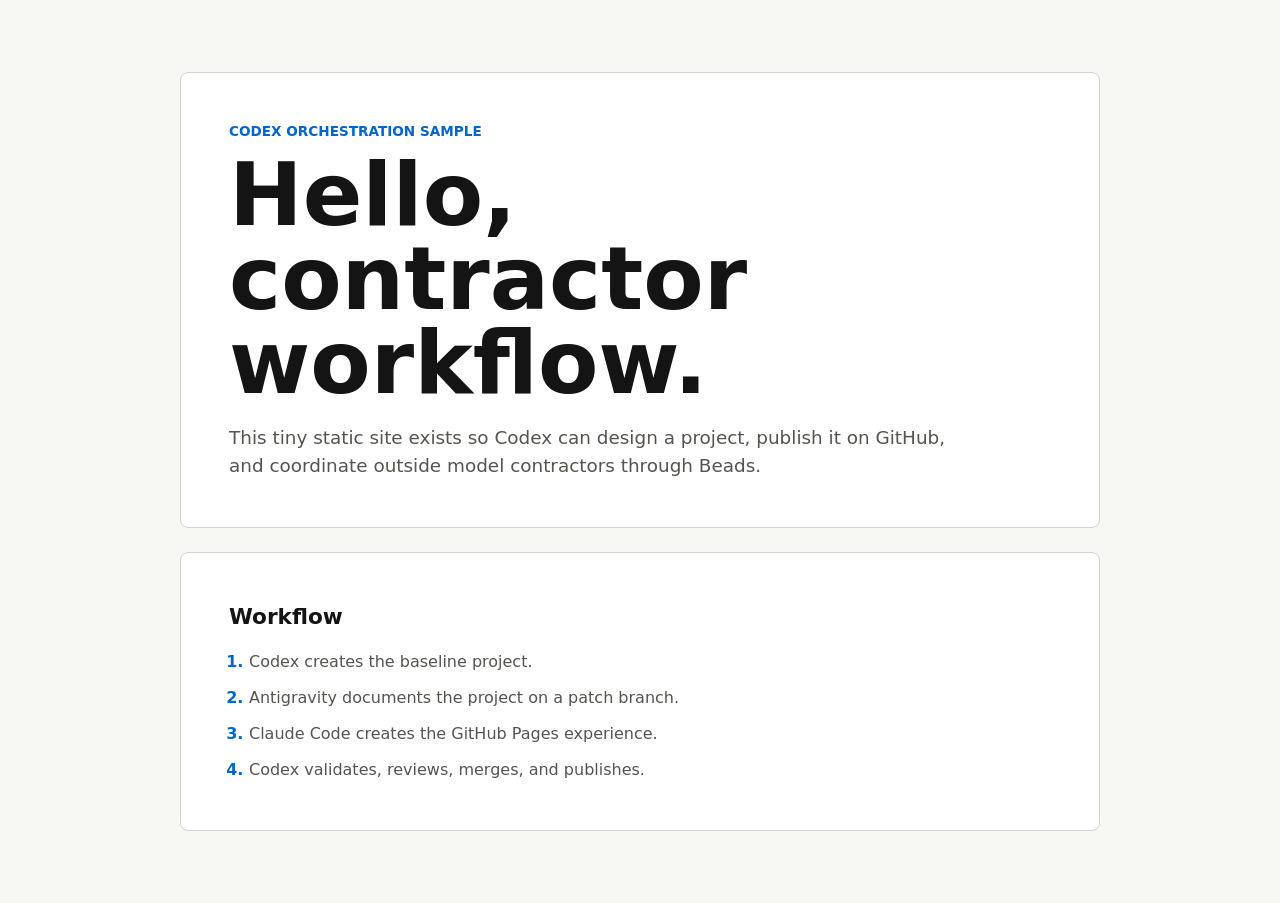
<file: index.html>
<!doctype html>
<html lang="en">
  <head>
    <meta charset="utf-8">
    <meta name="viewport" content="width=device-width, initial-scale=1">
    <title>Hello World Contractor Demo</title>
    <link rel="stylesheet" href="styles.css">
  </head>
  <body>
    <main class="shell">
      <section class="intro" aria-labelledby="page-title">
        <p class="eyebrow">Codex orchestration sample</p>
        <h1 id="page-title">Hello, contractor workflow.</h1>
        <p class="lede">
          This tiny static site exists so Codex can design a project, publish it
          on GitHub, and coordinate outside model contractors through Beads.
        </p>
      </section>

      <section class="workflow" aria-labelledby="workflow-title">
        <h2 id="workflow-title">Workflow</h2>
        <ol>
          <li>Codex creates the baseline project.</li>
          <li>Antigravity documents the project on a patch branch.</li>
          <li>Claude Code creates the GitHub Pages experience.</li>
          <li>Codex validates, reviews, merges, and publishes.</li>
        </ol>
      </section>
    </main>
  </body>
</html>
</file>
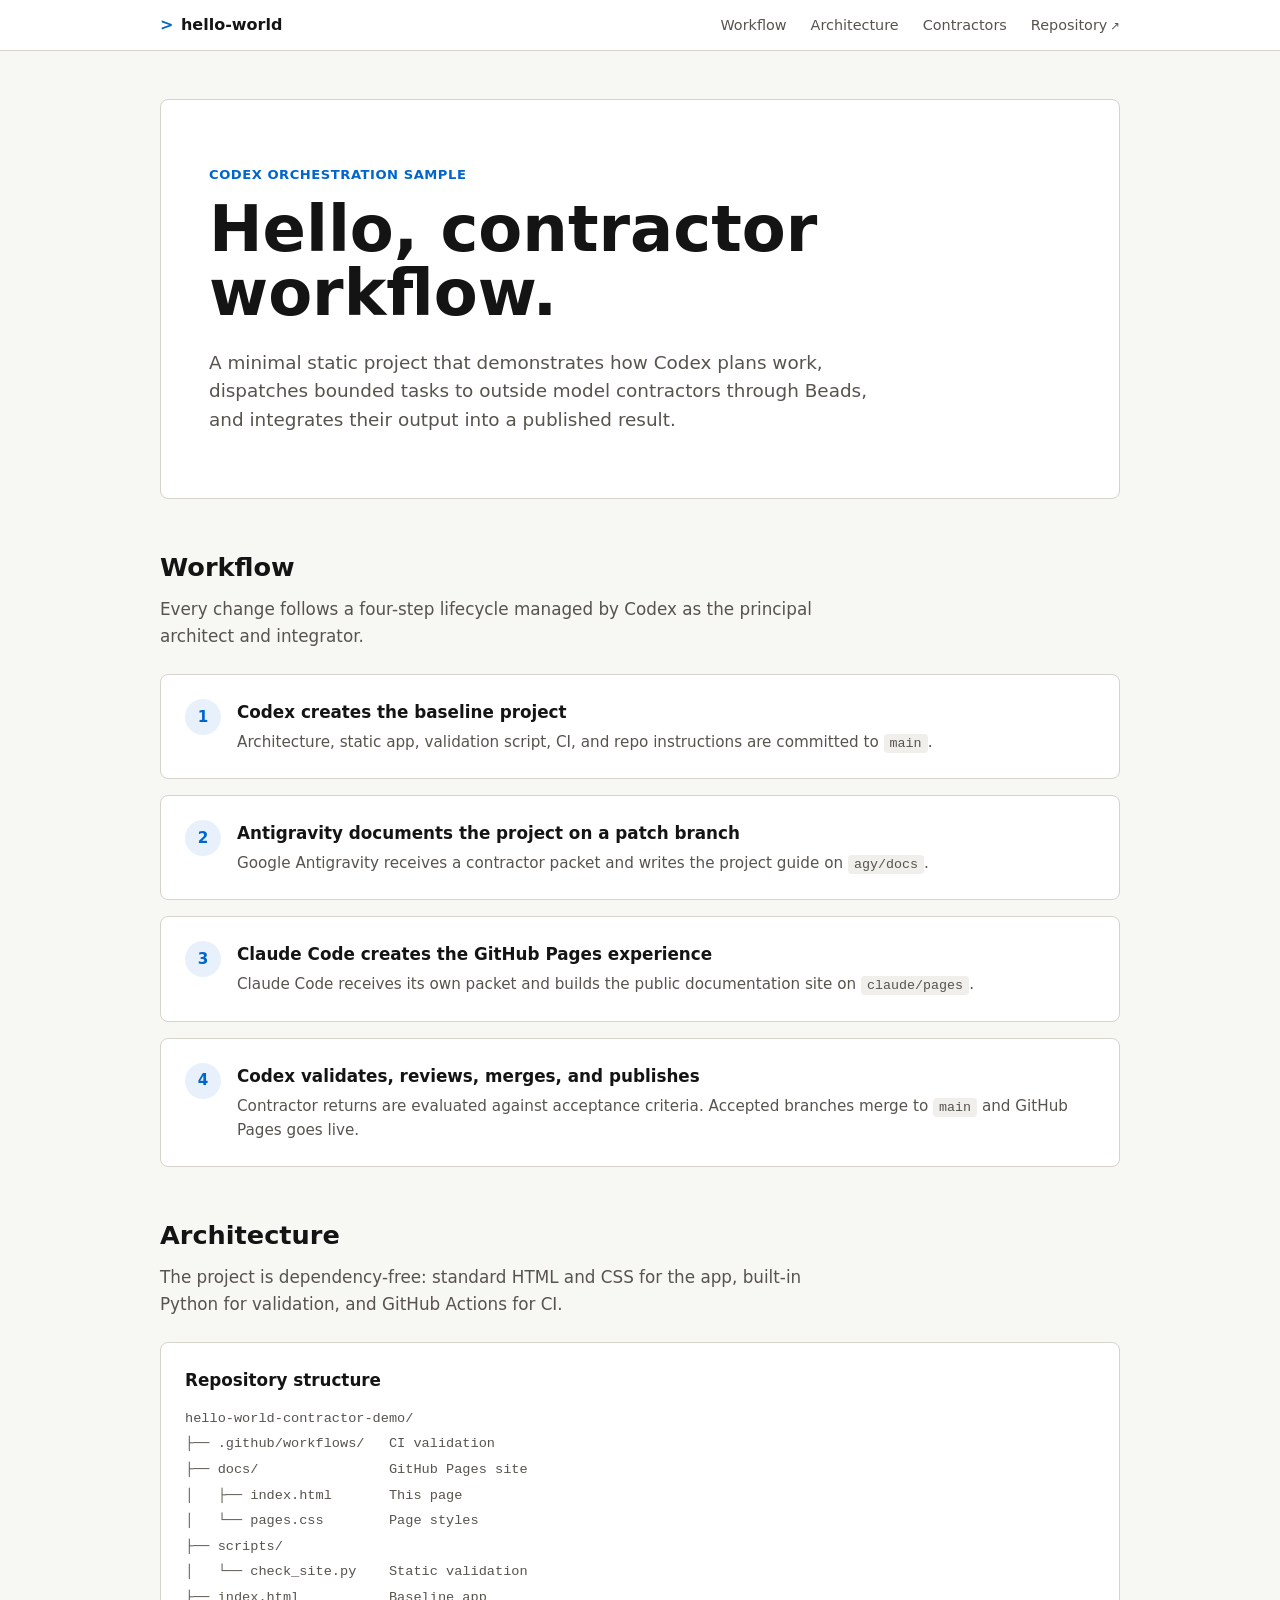
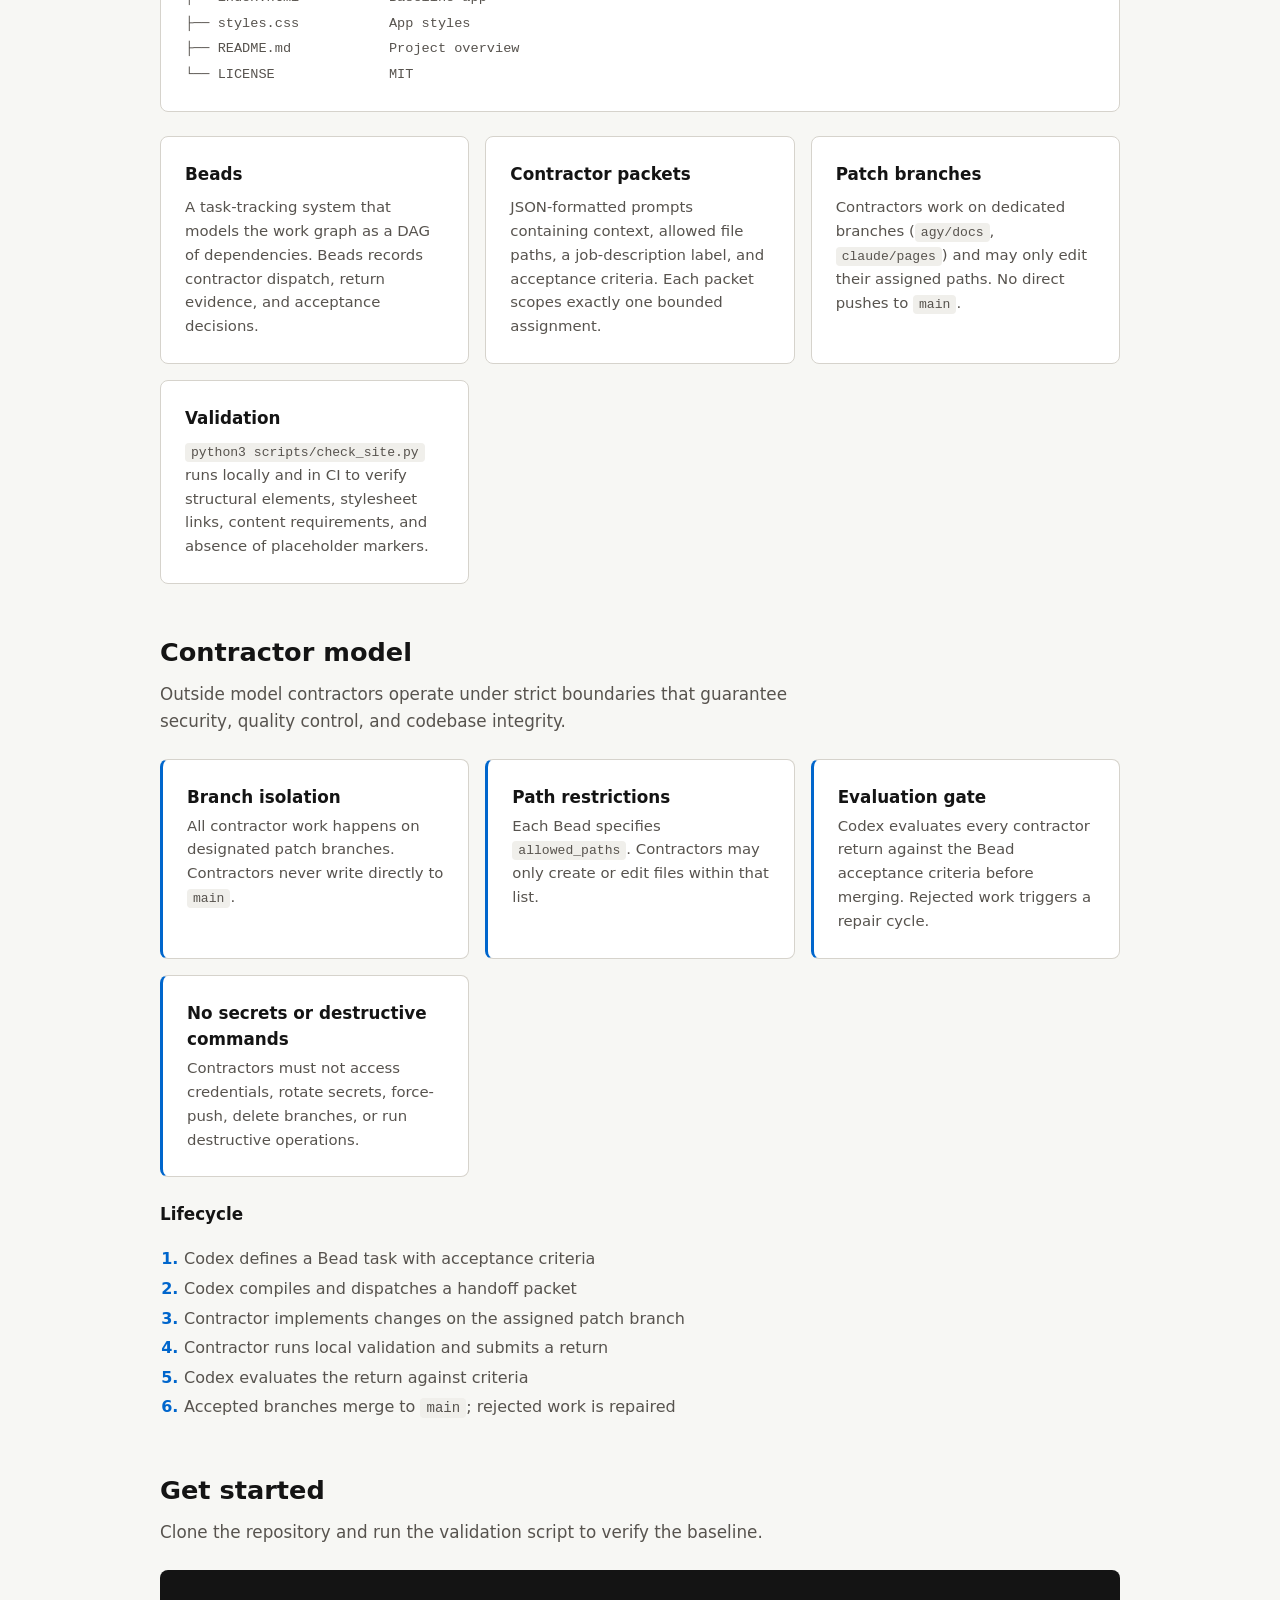
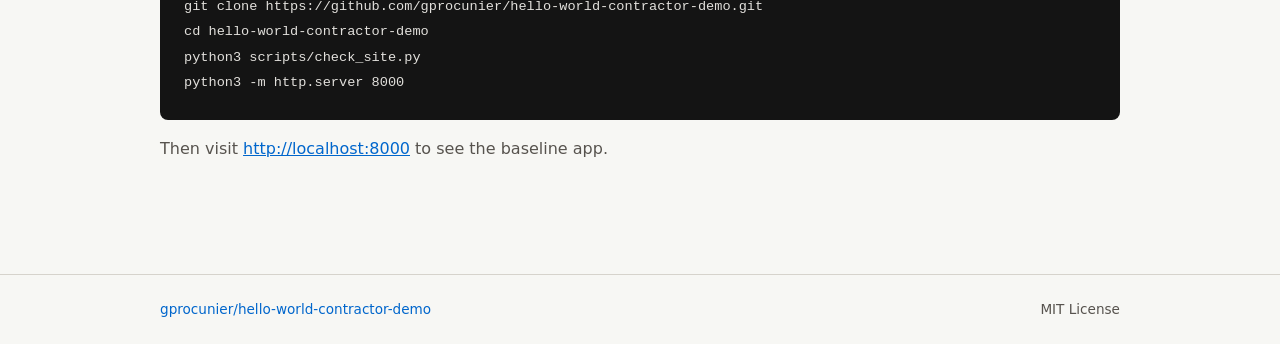
<file: docs/index.html>
<!doctype html>
<html lang="en">
  <head>
    <meta charset="utf-8">
    <meta name="viewport" content="width=device-width, initial-scale=1">
    <title>Hello World Contractor Demo</title>
    <link rel="stylesheet" href="pages.css">
  </head>
  <body>
    <a href="#main-content" class="skip-link">Skip to main content</a>

    <header class="site-header" role="banner">
      <div class="header-inner">
        <a href="./" class="site-title" aria-label="Hello World Contractor Demo home">
          <span class="site-title-mark" aria-hidden="true">&gt;</span>
          hello-world
        </a>
        <nav aria-label="Primary">
          <ul class="nav-list" role="list">
            <li><a href="#workflow">Workflow</a></li>
            <li><a href="#architecture">Architecture</a></li>
            <li><a href="#contractors">Contractors</a></li>
            <li><a href="https://github.com/gprocunier/hello-world-contractor-demo" class="nav-external" aria-label="View source on GitHub">Repository</a></li>
          </ul>
        </nav>
      </div>
    </header>

    <main id="main-content" class="shell">
      <section class="hero" aria-labelledby="hero-title">
        <p class="eyebrow">Codex orchestration sample</p>
        <h1 id="hero-title">Hello, contractor workflow.</h1>
        <p class="lede">
          A minimal static project that demonstrates how Codex plans work,
          dispatches bounded tasks to outside model contractors through Beads,
          and integrates their output into a published result.
        </p>
      </section>

      <section id="workflow" class="content-section" aria-labelledby="workflow-title">
        <h2 id="workflow-title">Workflow</h2>
        <p class="section-intro">
          Every change follows a four-step lifecycle managed by Codex as the
          principal architect and integrator.
        </p>
        <ol class="steps" role="list">
          <li class="step">
            <span class="step-number" aria-hidden="true">1</span>
            <div class="step-body">
              <h3>Codex creates the baseline project</h3>
              <p>
                Architecture, static app, validation script, CI, and repo
                instructions are committed to <code>main</code>.
              </p>
            </div>
          </li>
          <li class="step">
            <span class="step-number" aria-hidden="true">2</span>
            <div class="step-body">
              <h3>Antigravity documents the project on a patch branch</h3>
              <p>
                Google Antigravity receives a contractor packet and writes the
                project guide on <code>agy/docs</code>.
              </p>
            </div>
          </li>
          <li class="step">
            <span class="step-number" aria-hidden="true">3</span>
            <div class="step-body">
              <h3>Claude Code creates the GitHub Pages experience</h3>
              <p>
                Claude Code receives its own packet and builds the public
                documentation site on <code>claude/pages</code>.
              </p>
            </div>
          </li>
          <li class="step">
            <span class="step-number" aria-hidden="true">4</span>
            <div class="step-body">
              <h3>Codex validates, reviews, merges, and publishes</h3>
              <p>
                Contractor returns are evaluated against acceptance criteria.
                Accepted branches merge to <code>main</code> and GitHub Pages
                goes live.
              </p>
            </div>
          </li>
        </ol>
      </section>

      <section id="architecture" class="content-section" aria-labelledby="arch-title">
        <h2 id="arch-title">Architecture</h2>
        <p class="section-intro">
          The project is dependency-free: standard HTML and CSS for the app,
          built-in Python for validation, and GitHub Actions for CI.
        </p>

        <div class="file-tree" role="group" aria-label="Repository file structure">
          <h3>Repository structure</h3>
          <pre><code>hello-world-contractor-demo/
&#9500;&#9472;&#9472; .github/workflows/   CI validation
&#9500;&#9472;&#9472; docs/                GitHub Pages site
&#9474;   &#9500;&#9472;&#9472; index.html       This page
&#9474;   &#9492;&#9472;&#9472; pages.css        Page styles
&#9500;&#9472;&#9472; scripts/
&#9474;   &#9492;&#9472;&#9472; check_site.py    Static validation
&#9500;&#9472;&#9472; index.html           Baseline app
&#9500;&#9472;&#9472; styles.css           App styles
&#9500;&#9472;&#9472; README.md            Project overview
&#9492;&#9472;&#9472; LICENSE              MIT</code></pre>
        </div>

        <div class="card-grid">
          <div class="card">
            <h3>Beads</h3>
            <p>
              A task-tracking system that models the work graph as a DAG of
              dependencies. Beads records contractor dispatch, return evidence,
              and acceptance decisions.
            </p>
          </div>
          <div class="card">
            <h3>Contractor packets</h3>
            <p>
              JSON-formatted prompts containing context, allowed file paths, a
              job-description label, and acceptance criteria. Each packet scopes
              exactly one bounded assignment.
            </p>
          </div>
          <div class="card">
            <h3>Patch branches</h3>
            <p>
              Contractors work on dedicated branches
              (<code>agy/docs</code>, <code>claude/pages</code>) and may only
              edit their assigned paths. No direct pushes to
              <code>main</code>.
            </p>
          </div>
          <div class="card">
            <h3>Validation</h3>
            <p>
              <code>python3 scripts/check_site.py</code> runs locally and in CI
              to verify structural elements, stylesheet links, content
              requirements, and absence of placeholder markers.
            </p>
          </div>
        </div>
      </section>

      <section id="contractors" class="content-section" aria-labelledby="contractor-title">
        <h2 id="contractor-title">Contractor model</h2>
        <p class="section-intro">
          Outside model contractors operate under strict boundaries that
          guarantee security, quality control, and codebase integrity.
        </p>

        <div class="boundary-rules">
          <div class="rule">
            <h3>Branch isolation</h3>
            <p>
              All contractor work happens on designated patch branches.
              Contractors never write directly to <code>main</code>.
            </p>
          </div>
          <div class="rule">
            <h3>Path restrictions</h3>
            <p>
              Each Bead specifies <code>allowed_paths</code>.
              Contractors may only create or edit files within that list.
            </p>
          </div>
          <div class="rule">
            <h3>Evaluation gate</h3>
            <p>
              Codex evaluates every contractor return against the Bead
              acceptance criteria before merging. Rejected work triggers a
              repair cycle.
            </p>
          </div>
          <div class="rule">
            <h3>No secrets or destructive commands</h3>
            <p>
              Contractors must not access credentials, rotate secrets, force-push,
              delete branches, or run destructive operations.
            </p>
          </div>
        </div>

        <h3>Lifecycle</h3>
        <ol class="lifecycle" role="list">
          <li>Codex defines a Bead task with acceptance criteria</li>
          <li>Codex compiles and dispatches a handoff packet</li>
          <li>Contractor implements changes on the assigned patch branch</li>
          <li>Contractor runs local validation and submits a return</li>
          <li>Codex evaluates the return against criteria</li>
          <li>Accepted branches merge to <code>main</code>; rejected work is repaired</li>
        </ol>
      </section>

      <section class="content-section cta-section" aria-labelledby="cta-title">
        <h2 id="cta-title">Get started</h2>
        <p class="section-intro">
          Clone the repository and run the validation script to verify the
          baseline.
        </p>
        <pre class="code-block"><code>git clone https://github.com/gprocunier/hello-world-contractor-demo.git
cd hello-world-contractor-demo
python3 scripts/check_site.py
python3 -m http.server 8000</code></pre>
        <p>
          Then visit
          <a href="http://localhost:8000">http://localhost:8000</a>
          to see the baseline app.
        </p>
      </section>
    </main>

    <footer class="site-footer" role="contentinfo">
      <div class="footer-inner">
        <p>
          <a href="https://github.com/gprocunier/hello-world-contractor-demo">gprocunier/hello-world-contractor-demo</a>
        </p>
        <p class="footer-license">MIT License</p>
      </div>
    </footer>
  </body>
</html>
</file>
<file: styles.css>
:root {
  color-scheme: light;
  --bg: #f7f7f4;
  --ink: #141414;
  --muted: #57534e;
  --accent: #0066cc;
  --line: #d6d3cc;
  --panel: #ffffff;
}

* {
  box-sizing: border-box;
}

body {
  margin: 0;
  min-height: 100vh;
  font-family: Inter, ui-sans-serif, system-ui, -apple-system, BlinkMacSystemFont, "Segoe UI", sans-serif;
  line-height: 1.5;
  color: var(--ink);
  background: var(--bg);
}

.shell {
  width: min(920px, calc(100% - 32px));
  margin: 0 auto;
  padding: 72px 0;
}

.intro,
.workflow {
  background: var(--panel);
  border: 1px solid var(--line);
  border-radius: 8px;
  padding: clamp(24px, 5vw, 48px);
}

.intro + .workflow {
  margin-top: 24px;
}

.eyebrow {
  margin: 0 0 12px;
  color: var(--accent);
  font-size: 0.85rem;
  font-weight: 700;
  text-transform: uppercase;
}

h1,
h2,
p {
  margin-top: 0;
}

h1 {
  max-width: 12ch;
  margin-bottom: 20px;
  font-size: clamp(2.75rem, 8vw, 5.5rem);
  line-height: 0.95;
}

h2 {
  margin-bottom: 16px;
  font-size: 1.35rem;
}

.lede {
  max-width: 62ch;
  margin-bottom: 0;
  color: var(--muted);
  font-size: 1.15rem;
}

ol {
  display: grid;
  gap: 12px;
  margin: 0;
  padding-left: 1.25rem;
  color: var(--muted);
}

li::marker {
  color: var(--accent);
  font-weight: 700;
}

@media (max-width: 640px) {
  .shell {
    width: min(100% - 24px, 920px);
    padding: 32px 0;
  }
}
</file>
<file: docs/pages.css>
:root {
  color-scheme: light;
  --bg: #f7f7f4;
  --ink: #141414;
  --muted: #57534e;
  --accent: #0066cc;
  --accent-light: #e8f1fb;
  --line: #d6d3cc;
  --panel: #ffffff;
  --code-bg: #f0efeb;
  --radius: 8px;
  --space-xs: 8px;
  --space-sm: 12px;
  --space-md: 16px;
  --space-lg: 24px;
  --space-xl: 48px;
}

*,
*::before,
*::after {
  box-sizing: border-box;
}

body {
  margin: 0;
  font-family: Inter, ui-sans-serif, system-ui, -apple-system,
    BlinkMacSystemFont, "Segoe UI", sans-serif;
  font-size: 1rem;
  line-height: 1.6;
  color: var(--ink);
  background: var(--bg);
}

/* --- Skip link --- */

.skip-link {
  position: absolute;
  top: -100%;
  left: var(--space-md);
  z-index: 100;
  padding: var(--space-xs) var(--space-md);
  background: var(--accent);
  color: #fff;
  border-radius: var(--radius);
  font-weight: 600;
  text-decoration: none;
}

.skip-link:focus {
  top: var(--space-xs);
}

/* --- Header --- */

.site-header {
  position: sticky;
  top: 0;
  z-index: 10;
  background: var(--panel);
  border-bottom: 1px solid var(--line);
}

.header-inner {
  display: flex;
  align-items: center;
  justify-content: space-between;
  gap: var(--space-lg);
  width: min(960px, calc(100% - 32px));
  margin: 0 auto;
  padding: var(--space-sm) 0;
}

.site-title {
  font-size: 1rem;
  font-weight: 700;
  color: var(--ink);
  text-decoration: none;
  white-space: nowrap;
}

.site-title-mark {
  color: var(--accent);
  margin-right: 2px;
}

.site-title:hover .site-title-mark,
.site-title:focus-visible .site-title-mark {
  color: var(--ink);
}

.nav-list {
  display: flex;
  gap: var(--space-lg);
  margin: 0;
  padding: 0;
  list-style: none;
}

.nav-list a {
  color: var(--muted);
  text-decoration: none;
  font-size: 0.9rem;
  font-weight: 500;
  transition: color 0.15s;
}

.nav-list a:hover,
.nav-list a:focus-visible {
  color: var(--accent);
}

.nav-external::after {
  content: "\2197";
  margin-left: 3px;
  font-size: 0.8em;
}

/* --- Shell --- */

.shell {
  width: min(960px, calc(100% - 32px));
  margin: 0 auto;
  padding: var(--space-xl) 0;
}

/* --- Hero --- */

.hero {
  padding: clamp(32px, 6vw, 64px) clamp(24px, 5vw, 48px);
  background: var(--panel);
  border: 1px solid var(--line);
  border-radius: var(--radius);
}

.eyebrow {
  margin: 0 0 var(--space-sm);
  color: var(--accent);
  font-size: 0.82rem;
  font-weight: 700;
  letter-spacing: 0.04em;
  text-transform: uppercase;
}

h1 {
  margin: 0 0 var(--space-lg);
  font-size: clamp(2.25rem, 6vw, 4rem);
  line-height: 1;
}

.lede {
  max-width: 58ch;
  margin: 0;
  color: var(--muted);
  font-size: 1.15rem;
  line-height: 1.55;
}

/* --- Content sections --- */

.content-section {
  margin-top: var(--space-xl);
}

h2 {
  margin: 0 0 var(--space-xs);
  font-size: 1.6rem;
}

h3 {
  margin: 0 0 var(--space-xs);
  font-size: 1.05rem;
}

.section-intro {
  margin: 0 0 var(--space-lg);
  color: var(--muted);
  font-size: 1.05rem;
  max-width: 62ch;
}

/* --- Workflow steps --- */

.steps {
  display: grid;
  gap: var(--space-md);
  margin: 0;
  padding: 0;
  list-style: none;
}

.step {
  display: flex;
  gap: var(--space-md);
  padding: var(--space-lg);
  background: var(--panel);
  border: 1px solid var(--line);
  border-radius: var(--radius);
}

.step-number {
  flex-shrink: 0;
  display: flex;
  align-items: center;
  justify-content: center;
  width: 36px;
  height: 36px;
  background: var(--accent-light);
  color: var(--accent);
  font-weight: 700;
  font-size: 0.95rem;
  border-radius: 50%;
}

.step-body h3 {
  margin-bottom: 4px;
}

.step-body p {
  margin: 0;
  color: var(--muted);
  font-size: 0.95rem;
}

/* --- Card grid --- */

.card-grid {
  display: grid;
  grid-template-columns: repeat(auto-fit, minmax(240px, 1fr));
  gap: var(--space-md);
  margin-top: var(--space-lg);
}

.card {
  padding: var(--space-lg);
  background: var(--panel);
  border: 1px solid var(--line);
  border-radius: var(--radius);
}

.card h3 {
  margin-bottom: var(--space-xs);
}

.card p {
  margin: 0;
  color: var(--muted);
  font-size: 0.93rem;
}

/* --- File tree --- */

.file-tree {
  padding: var(--space-lg);
  background: var(--panel);
  border: 1px solid var(--line);
  border-radius: var(--radius);
}

.file-tree h3 {
  margin-bottom: var(--space-sm);
}

.file-tree pre {
  margin: 0;
  overflow-x: auto;
}

.file-tree code {
  font-family: "JetBrains Mono", ui-monospace, "Cascadia Code", Menlo, Consolas,
    monospace;
  font-size: 0.85rem;
  line-height: 1.7;
  color: var(--muted);
}

/* --- Boundary rules --- */

.boundary-rules {
  display: grid;
  grid-template-columns: repeat(auto-fit, minmax(240px, 1fr));
  gap: var(--space-md);
  margin-bottom: var(--space-lg);
}

.rule {
  padding: var(--space-lg);
  background: var(--panel);
  border: 1px solid var(--line);
  border-radius: var(--radius);
  border-left: 3px solid var(--accent);
}

.rule h3 {
  margin-bottom: 4px;
}

.rule p {
  margin: 0;
  color: var(--muted);
  font-size: 0.93rem;
}

/* --- Lifecycle --- */

.lifecycle {
  margin: var(--space-md) 0 0;
  padding-left: 1.5rem;
  color: var(--muted);
}

.lifecycle li {
  padding: 2px 0;
}

.lifecycle li::marker {
  color: var(--accent);
  font-weight: 700;
}

/* --- Code block --- */

code {
  font-family: "JetBrains Mono", ui-monospace, "Cascadia Code", Menlo, Consolas,
    monospace;
  font-size: 0.88em;
}

:not(pre) > code {
  padding: 2px 6px;
  background: var(--code-bg);
  border-radius: 4px;
}

.code-block {
  margin: 0 0 var(--space-md);
  padding: var(--space-lg);
  background: var(--ink);
  color: #e2e0dc;
  border-radius: var(--radius);
  overflow-x: auto;
}

.code-block code {
  font-size: 0.85rem;
  line-height: 1.7;
  color: inherit;
}

/* --- CTA --- */

.cta-section p {
  color: var(--muted);
}

.cta-section a {
  color: var(--accent);
}

/* --- Footer --- */

.site-footer {
  margin-top: var(--space-xl);
  padding: var(--space-lg) 0;
  border-top: 1px solid var(--line);
}

.footer-inner {
  display: flex;
  align-items: center;
  justify-content: space-between;
  width: min(960px, calc(100% - 32px));
  margin: 0 auto;
}

.footer-inner p {
  margin: 0;
  font-size: 0.85rem;
  color: var(--muted);
}

.footer-inner a {
  color: var(--accent);
  text-decoration: none;
}

.footer-inner a:hover,
.footer-inner a:focus-visible {
  text-decoration: underline;
}

.footer-license {
  font-size: 0.8rem;
}

/* --- Focus --- */

:focus-visible {
  outline: 2px solid var(--accent);
  outline-offset: 2px;
}

/* --- Responsive --- */

@media (max-width: 640px) {
  .shell {
    width: calc(100% - 24px);
    padding: 32px 0;
  }

  .header-inner {
    flex-direction: column;
    align-items: flex-start;
    gap: var(--space-xs);
    width: calc(100% - 24px);
  }

  .nav-list {
    gap: var(--space-md);
    flex-wrap: wrap;
  }

  .step {
    flex-direction: column;
    gap: var(--space-sm);
  }

  .card-grid,
  .boundary-rules {
    grid-template-columns: 1fr;
  }

  .footer-inner {
    flex-direction: column;
    gap: var(--space-xs);
    width: calc(100% - 24px);
  }
}
</file>
